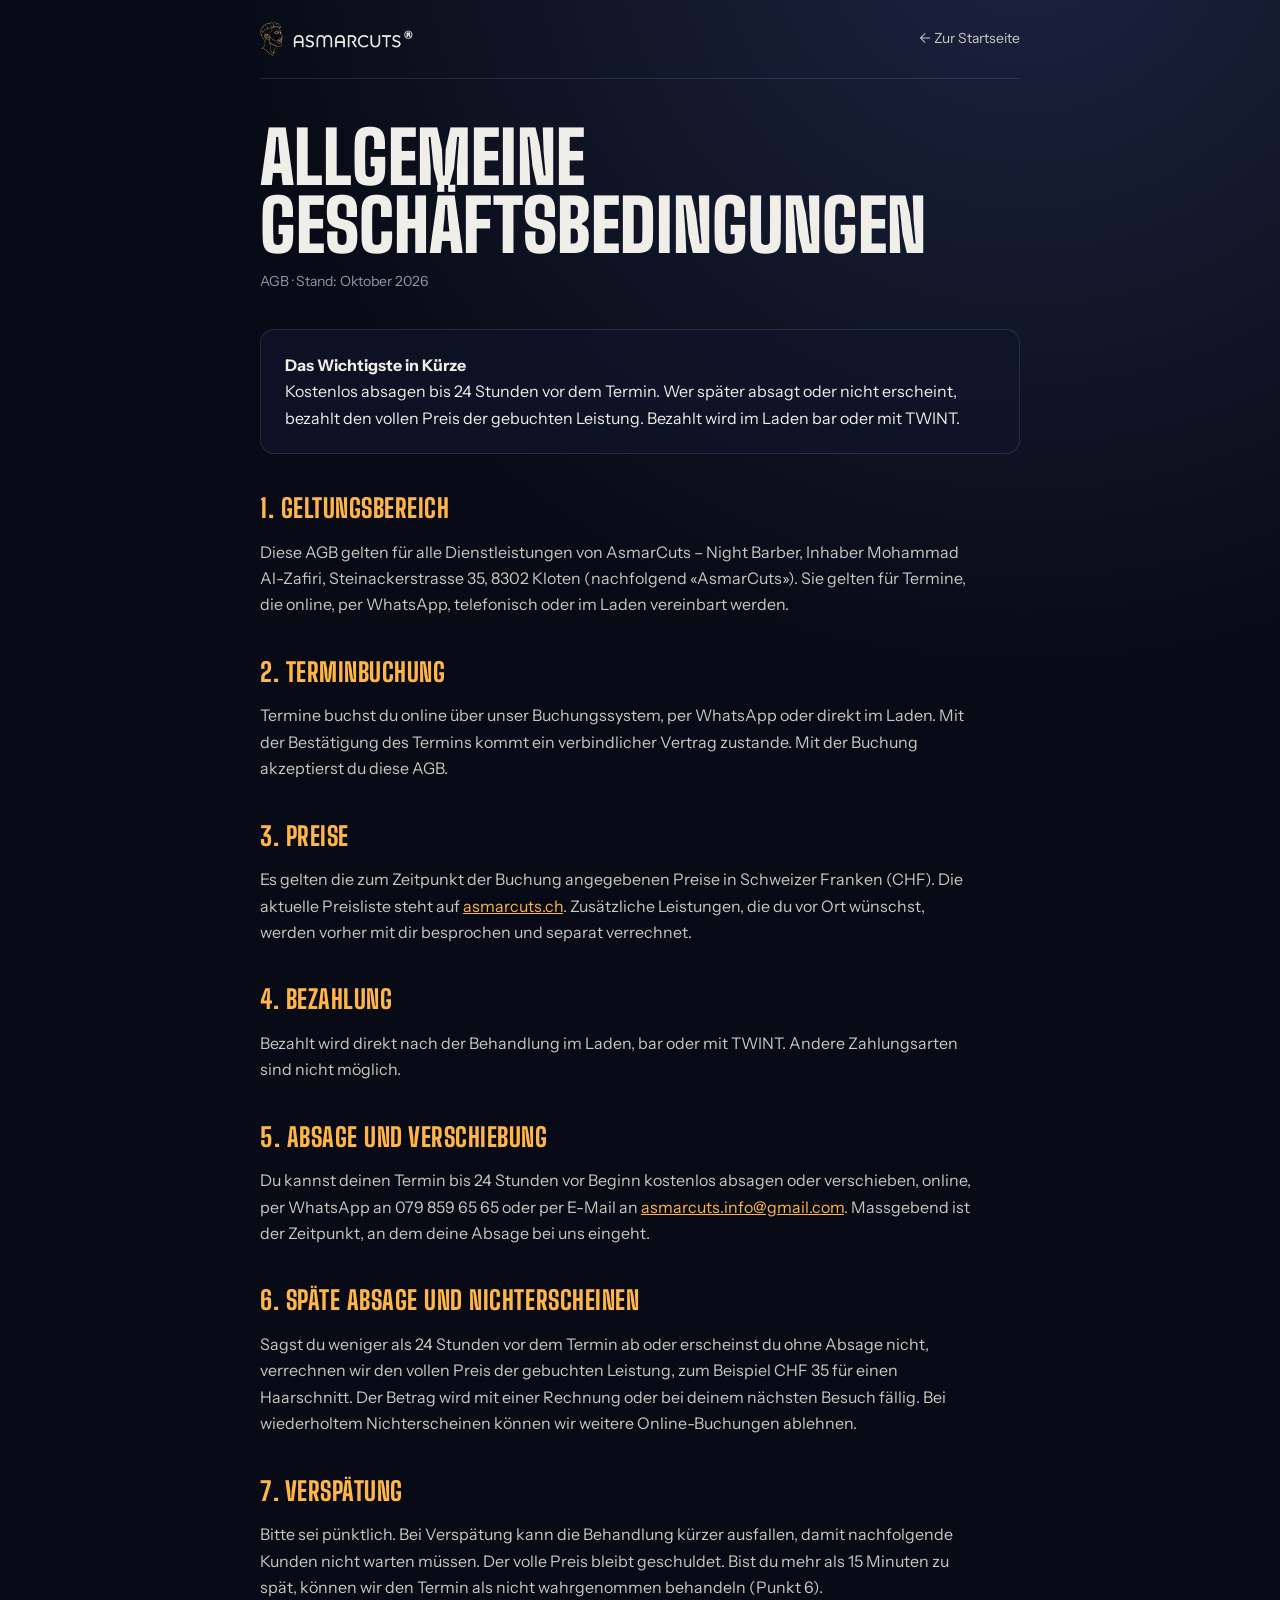
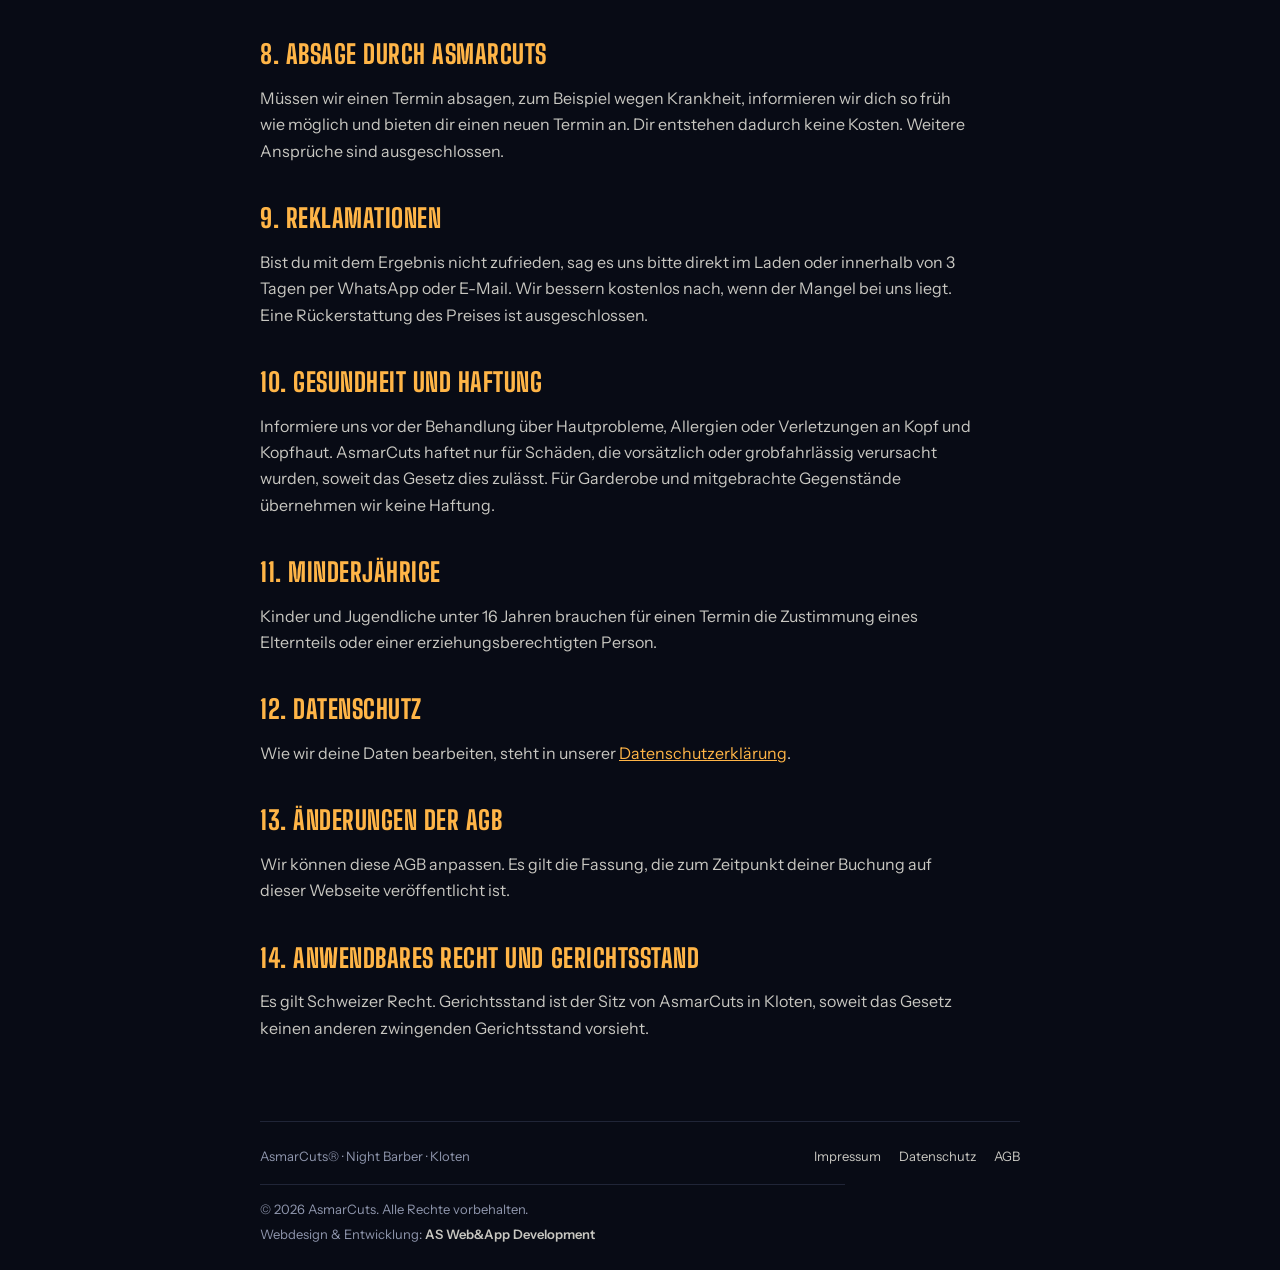
<file: agb.html>
<!doctype html>
<html lang="de-CH">
<head>
<meta charset="utf-8">
<meta name="viewport" content="width=device-width, initial-scale=1, viewport-fit=cover">
<meta name="robots" content="noindex">
<meta name="theme-color" content="#080b15">
<title>AGB · AsmarCuts</title>
<link rel="icon" href="logo-kopf.png" type="image/png">
<link rel="stylesheet" href="https://fonts.googleapis.com/css2?family=Big+Shoulders+Display:wght@800;900&family=Instrument+Sans:wght@400;600&display=swap">
<link rel="stylesheet" href="legal.css">
</head>
<body>
<div class="wrap">
  <header>
    <a class="brand" href="/" aria-label="AsmarCuts Startseite"><span class="mask m-head"></span><span class="mask m-word"></span></a>
    <a class="back" href="/">← Zur Startseite</a>
  </header>

  <main>
    <h1>Allgemeine Geschäfts&shy;bedingungen</h1>
    <p class="stand">AGB · Stand: Oktober 2026</p>

    <div class="card">
      <p><strong>Das Wichtigste in Kürze</strong><br>
      Kostenlos absagen bis 24 Stunden vor dem Termin. Wer später absagt oder nicht erscheint, bezahlt den vollen Preis der gebuchten Leistung. Bezahlt wird im Laden bar oder mit TWINT.</p>
    </div>

    <h2>1. Geltungsbereich</h2>
    <p>Diese AGB gelten für alle Dienstleistungen von AsmarCuts – Night Barber, Inhaber Mohammad Al-Zafiri, Steinackerstrasse 35, 8302 Kloten (nachfolgend «AsmarCuts»). Sie gelten für Termine, die online, per WhatsApp, telefonisch oder im Laden vereinbart werden.</p>

    <h2>2. Terminbuchung</h2>
    <p>Termine buchst du online über unser Buchungssystem, per WhatsApp oder direkt im Laden. Mit der Bestätigung des Termins kommt ein verbindlicher Vertrag zustande. Mit der Buchung akzeptierst du diese AGB.</p>

    <h2>3. Preise</h2>
    <p>Es gelten die zum Zeitpunkt der Buchung angegebenen Preise in Schweizer Franken (CHF). Die aktuelle Preisliste steht auf <a href="/#preis">asmarcuts.ch</a>. Zusätzliche Leistungen, die du vor Ort wünschst, werden vorher mit dir besprochen und separat verrechnet.</p>

    <h2>4. Bezahlung</h2>
    <p>Bezahlt wird direkt nach der Behandlung im Laden, bar oder mit TWINT. Andere Zahlungsarten sind nicht möglich.</p>

    <h2>5. Absage und Verschiebung</h2>
    <p>Du kannst deinen Termin bis 24 Stunden vor Beginn kostenlos absagen oder verschieben, online, per WhatsApp an 079 859 65 65 oder per E-Mail an <a href="mailto:asmarcuts.info@gmail.com">asmarcuts.info@gmail.com</a>. Massgebend ist der Zeitpunkt, an dem deine Absage bei uns eingeht.</p>

    <h2>6. Späte Absage und Nichterscheinen</h2>
    <p>Sagst du weniger als 24 Stunden vor dem Termin ab oder erscheinst du ohne Absage nicht, verrechnen wir den vollen Preis der gebuchten Leistung, zum Beispiel CHF 35 für einen Haarschnitt. Der Betrag wird mit einer Rechnung oder bei deinem nächsten Besuch fällig. Bei wiederholtem Nichterscheinen können wir weitere Online-Buchungen ablehnen.</p>

    <h2>7. Verspätung</h2>
    <p>Bitte sei pünktlich. Bei Verspätung kann die Behandlung kürzer ausfallen, damit nachfolgende Kunden nicht warten müssen. Der volle Preis bleibt geschuldet. Bist du mehr als 15 Minuten zu spät, können wir den Termin als nicht wahrgenommen behandeln (Punkt 6).</p>

    <h2>8. Absage durch AsmarCuts</h2>
    <p>Müssen wir einen Termin absagen, zum Beispiel wegen Krankheit, informieren wir dich so früh wie möglich und bieten dir einen neuen Termin an. Dir entstehen dadurch keine Kosten. Weitere Ansprüche sind ausgeschlossen.</p>

    <h2>9. Reklamationen</h2>
    <p>Bist du mit dem Ergebnis nicht zufrieden, sag es uns bitte direkt im Laden oder innerhalb von 3 Tagen per WhatsApp oder E-Mail. Wir bessern kostenlos nach, wenn der Mangel bei uns liegt. Eine Rückerstattung des Preises ist ausgeschlossen.</p>

    <h2>10. Gesundheit und Haftung</h2>
    <p>Informiere uns vor der Behandlung über Hautprobleme, Allergien oder Verletzungen an Kopf und Kopfhaut. AsmarCuts haftet nur für Schäden, die vorsätzlich oder grobfahrlässig verursacht wurden, soweit das Gesetz dies zulässt. Für Garderobe und mitgebrachte Gegenstände übernehmen wir keine Haftung.</p>

    <h2>11. Minderjährige</h2>
    <p>Kinder und Jugendliche unter 16 Jahren brauchen für einen Termin die Zustimmung eines Elternteils oder einer erziehungsberechtigten Person.</p>

    <h2>12. Datenschutz</h2>
    <p>Wie wir deine Daten bearbeiten, steht in unserer <a href="datenschutz.html">Datenschutzerklärung</a>.</p>

    <h2>13. Änderungen der AGB</h2>
    <p>Wir können diese AGB anpassen. Es gilt die Fassung, die zum Zeitpunkt deiner Buchung auf dieser Webseite veröffentlicht ist.</p>

    <h2>14. Anwendbares Recht und Gerichtsstand</h2>
    <p>Es gilt Schweizer Recht. Gerichtsstand ist der Sitz von AsmarCuts in Kloten, soweit das Gesetz keinen anderen zwingenden Gerichtsstand vorsieht.</p>
  </main>

  <footer>
    <span>AsmarCuts® · Night Barber · Kloten</span>
    <nav><a href="impressum.html">Impressum</a><a href="datenschutz.html">Datenschutz</a><a href="agb.html" aria-current="page">AGB</a></nav>
    <p class="credit"><span>© 2026 AsmarCuts. Alle Rechte vorbehalten.</span><span>Webdesign &amp; Entwicklung: <strong>AS Web&amp;App Development</strong></span></p>
  </footer>
</div>
</body>
</html>
</file>
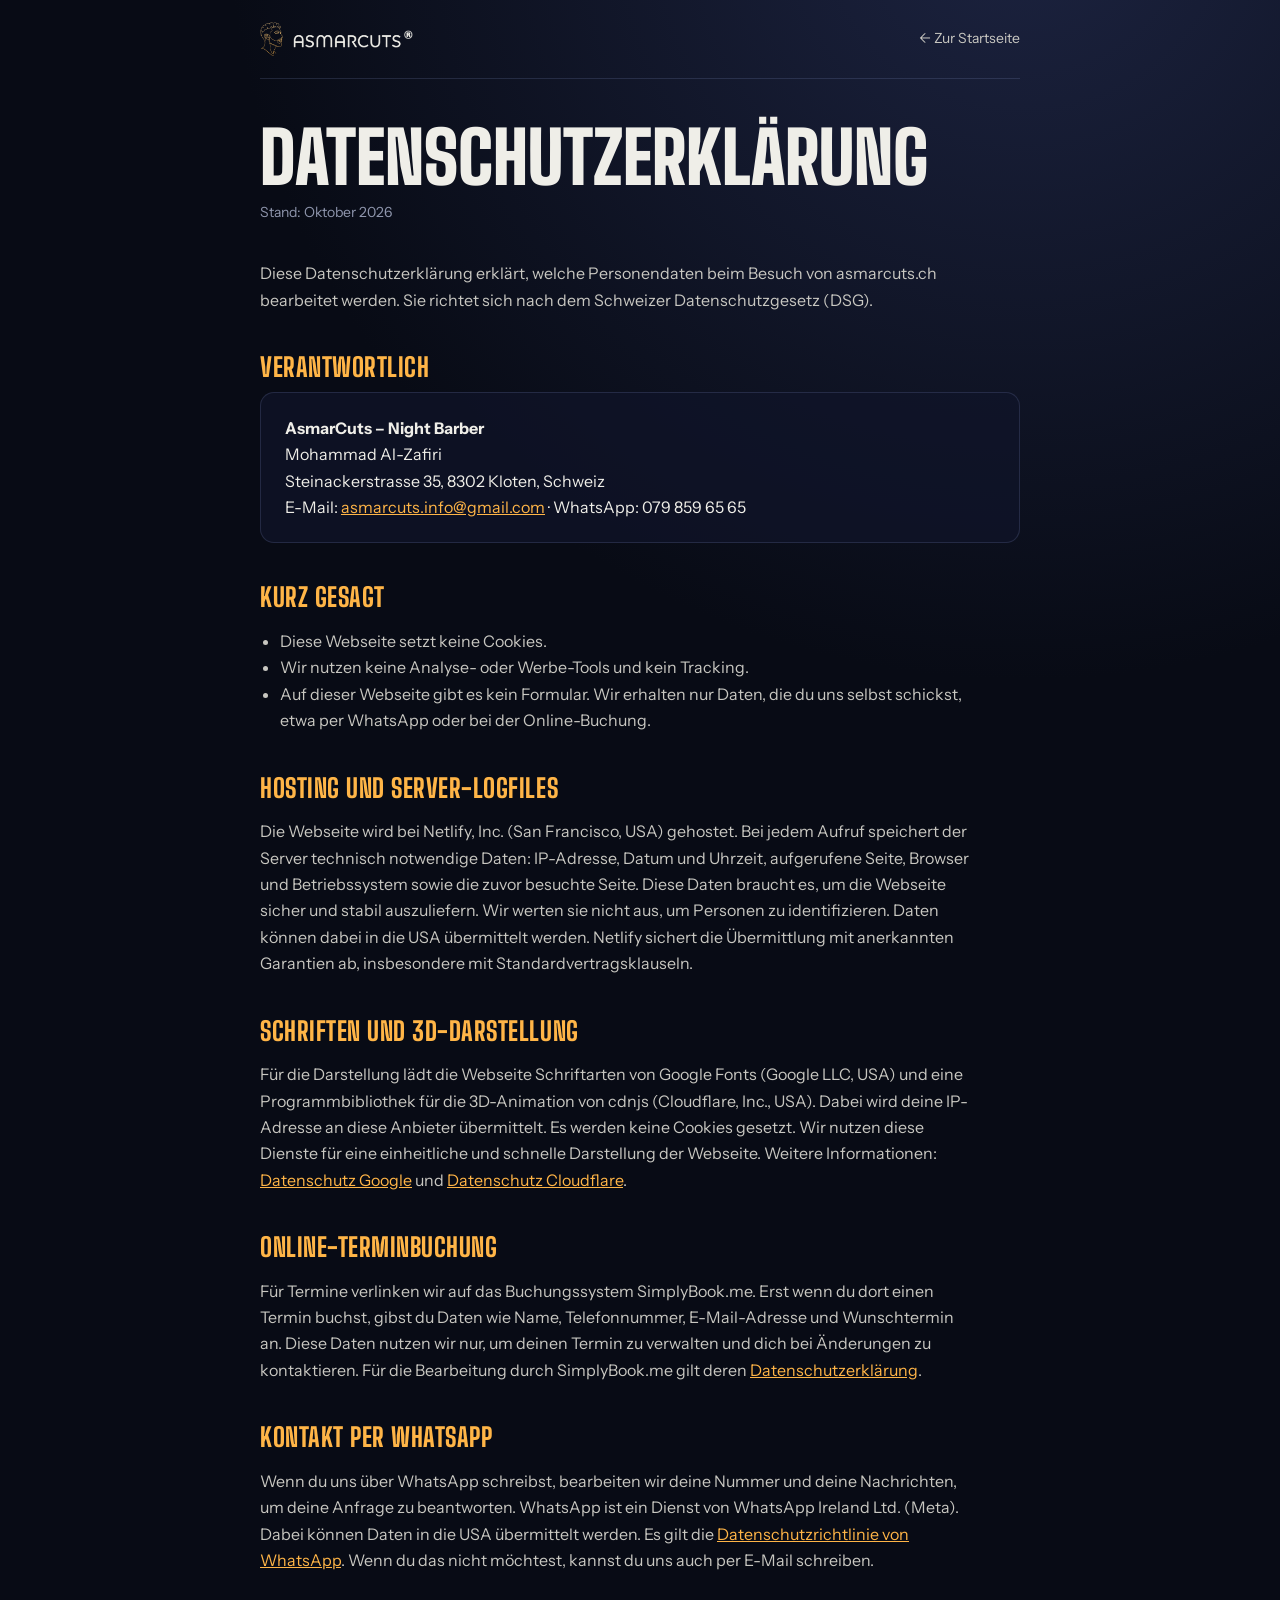
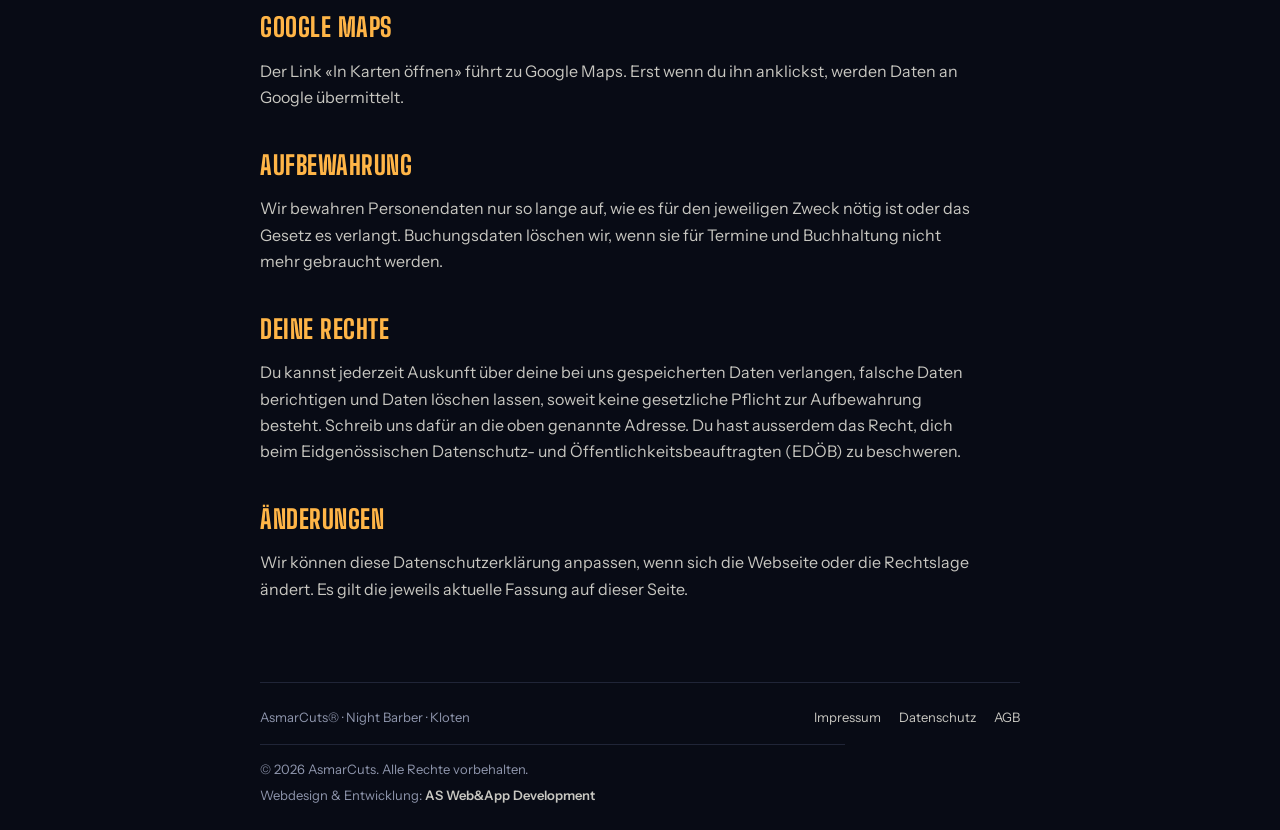
<file: datenschutz.html>
<!doctype html>
<html lang="de-CH">
<head>
<meta charset="utf-8">
<meta name="viewport" content="width=device-width, initial-scale=1, viewport-fit=cover">
<meta name="robots" content="noindex">
<meta name="theme-color" content="#080b15">
<title>Datenschutz · AsmarCuts</title>
<link rel="stylesheet" href="https://fonts.googleapis.com/css2?family=Big+Shoulders+Display:wght@800;900&family=Instrument+Sans:wght@400;600&display=swap">
<link rel="stylesheet" href="legal.css">
</head>
<body>
<div class="wrap">
  <header>
    <a class="brand" href="/" aria-label="AsmarCuts Startseite"><span class="mask m-head"></span><span class="mask m-word"></span></a>
    <a class="back" href="/">← Zur Startseite</a>
  </header>

  <main>
    <h1>Datenschutz&shy;erklärung</h1>
    <p class="stand">Stand: Oktober 2026</p>

    <p>Diese Datenschutzerklärung erklärt, welche Personendaten beim Besuch von asmarcuts.ch bearbeitet werden. Sie richtet sich nach dem Schweizer Datenschutzgesetz (DSG).</p>

    <h2>Verantwortlich</h2>
    <div class="card">
      <p><strong>AsmarCuts – Night Barber</strong><br>
      Mohammad Al-Zafiri<br>
      Steinackerstrasse 35, 8302 Kloten, Schweiz<br>
      E-Mail: <a href="mailto:asmarcuts.info@gmail.com">asmarcuts.info@gmail.com</a> · WhatsApp: 079 859 65 65</p>
    </div>

    <h2>Kurz gesagt</h2>
    <ul>
      <li>Diese Webseite setzt keine Cookies.</li>
      <li>Wir nutzen keine Analyse- oder Werbe-Tools und kein Tracking.</li>
      <li>Auf dieser Webseite gibt es kein Formular. Wir erhalten nur Daten, die du uns selbst schickst, etwa per WhatsApp oder bei der Online-Buchung.</li>
    </ul>

    <h2>Hosting und Server-Logfiles</h2>
    <p>Die Webseite wird bei Netlify, Inc. (San Francisco, USA) gehostet. Bei jedem Aufruf speichert der Server technisch notwendige Daten: IP-Adresse, Datum und Uhrzeit, aufgerufene Seite, Browser und Betriebssystem sowie die zuvor besuchte Seite. Diese Daten braucht es, um die Webseite sicher und stabil auszuliefern. Wir werten sie nicht aus, um Personen zu identifizieren. Daten können dabei in die USA übermittelt werden. Netlify sichert die Übermittlung mit anerkannten Garantien ab, insbesondere mit Standardvertragsklauseln.</p>

    <h2>Schriften und 3D-Darstellung</h2>
    <p>Für die Darstellung lädt die Webseite Schriftarten von Google Fonts (Google LLC, USA) und eine Programmbibliothek für die 3D-Animation von cdnjs (Cloudflare, Inc., USA). Dabei wird deine IP-Adresse an diese Anbieter übermittelt. Es werden keine Cookies gesetzt. Wir nutzen diese Dienste für eine einheitliche und schnelle Darstellung der Webseite. Weitere Informationen: <a href="https://policies.google.com/privacy" rel="noopener">Datenschutz Google</a> und <a href="https://www.cloudflare.com/privacypolicy/" rel="noopener">Datenschutz Cloudflare</a>.</p>

    <h2>Online-Terminbuchung</h2>
    <p>Für Termine verlinken wir auf das Buchungssystem SimplyBook.me. Erst wenn du dort einen Termin buchst, gibst du Daten wie Name, Telefonnummer, E-Mail-Adresse und Wunschtermin an. Diese Daten nutzen wir nur, um deinen Termin zu verwalten und dich bei Änderungen zu kontaktieren. Für die Bearbeitung durch SimplyBook.me gilt deren <a href="https://simplybook.me/en/policy" rel="noopener">Datenschutzerklärung</a>.</p>

    <h2>Kontakt per WhatsApp</h2>
    <p>Wenn du uns über WhatsApp schreibst, bearbeiten wir deine Nummer und deine Nachrichten, um deine Anfrage zu beantworten. WhatsApp ist ein Dienst von WhatsApp Ireland Ltd. (Meta). Dabei können Daten in die USA übermittelt werden. Es gilt die <a href="https://www.whatsapp.com/legal/privacy-policy-eea" rel="noopener">Datenschutzrichtlinie von WhatsApp</a>. Wenn du das nicht möchtest, kannst du uns auch per E-Mail schreiben.</p>

    <h2>Google Maps</h2>
    <p>Der Link «In Karten öffnen» führt zu Google Maps. Erst wenn du ihn anklickst, werden Daten an Google übermittelt.</p>

    <h2>Aufbewahrung</h2>
    <p>Wir bewahren Personendaten nur so lange auf, wie es für den jeweiligen Zweck nötig ist oder das Gesetz es verlangt. Buchungsdaten löschen wir, wenn sie für Termine und Buchhaltung nicht mehr gebraucht werden.</p>

    <h2>Deine Rechte</h2>
    <p>Du kannst jederzeit Auskunft über deine bei uns gespeicherten Daten verlangen, falsche Daten berichtigen und Daten löschen lassen, soweit keine gesetzliche Pflicht zur Aufbewahrung besteht. Schreib uns dafür an die oben genannte Adresse. Du hast ausserdem das Recht, dich beim Eidgenössischen Datenschutz- und Öffentlichkeitsbeauftragten (EDÖB) zu beschweren.</p>

    <h2>Änderungen</h2>
    <p>Wir können diese Datenschutzerklärung anpassen, wenn sich die Webseite oder die Rechtslage ändert. Es gilt die jeweils aktuelle Fassung auf dieser Seite.</p>
  </main>

  <footer>
    <span>AsmarCuts® · Night Barber · Kloten</span>
    <nav><a href="impressum.html">Impressum</a><a href="datenschutz.html" aria-current="page">Datenschutz</a><a href="agb.html">AGB</a></nav>
    <p class="credit"><span>© 2026 AsmarCuts. Alle Rechte vorbehalten.</span><span>Webdesign &amp; Entwicklung: <strong>AS Web&amp;App Development</strong></span></p>
  </footer>
</div>
</body>
</html>
</file>
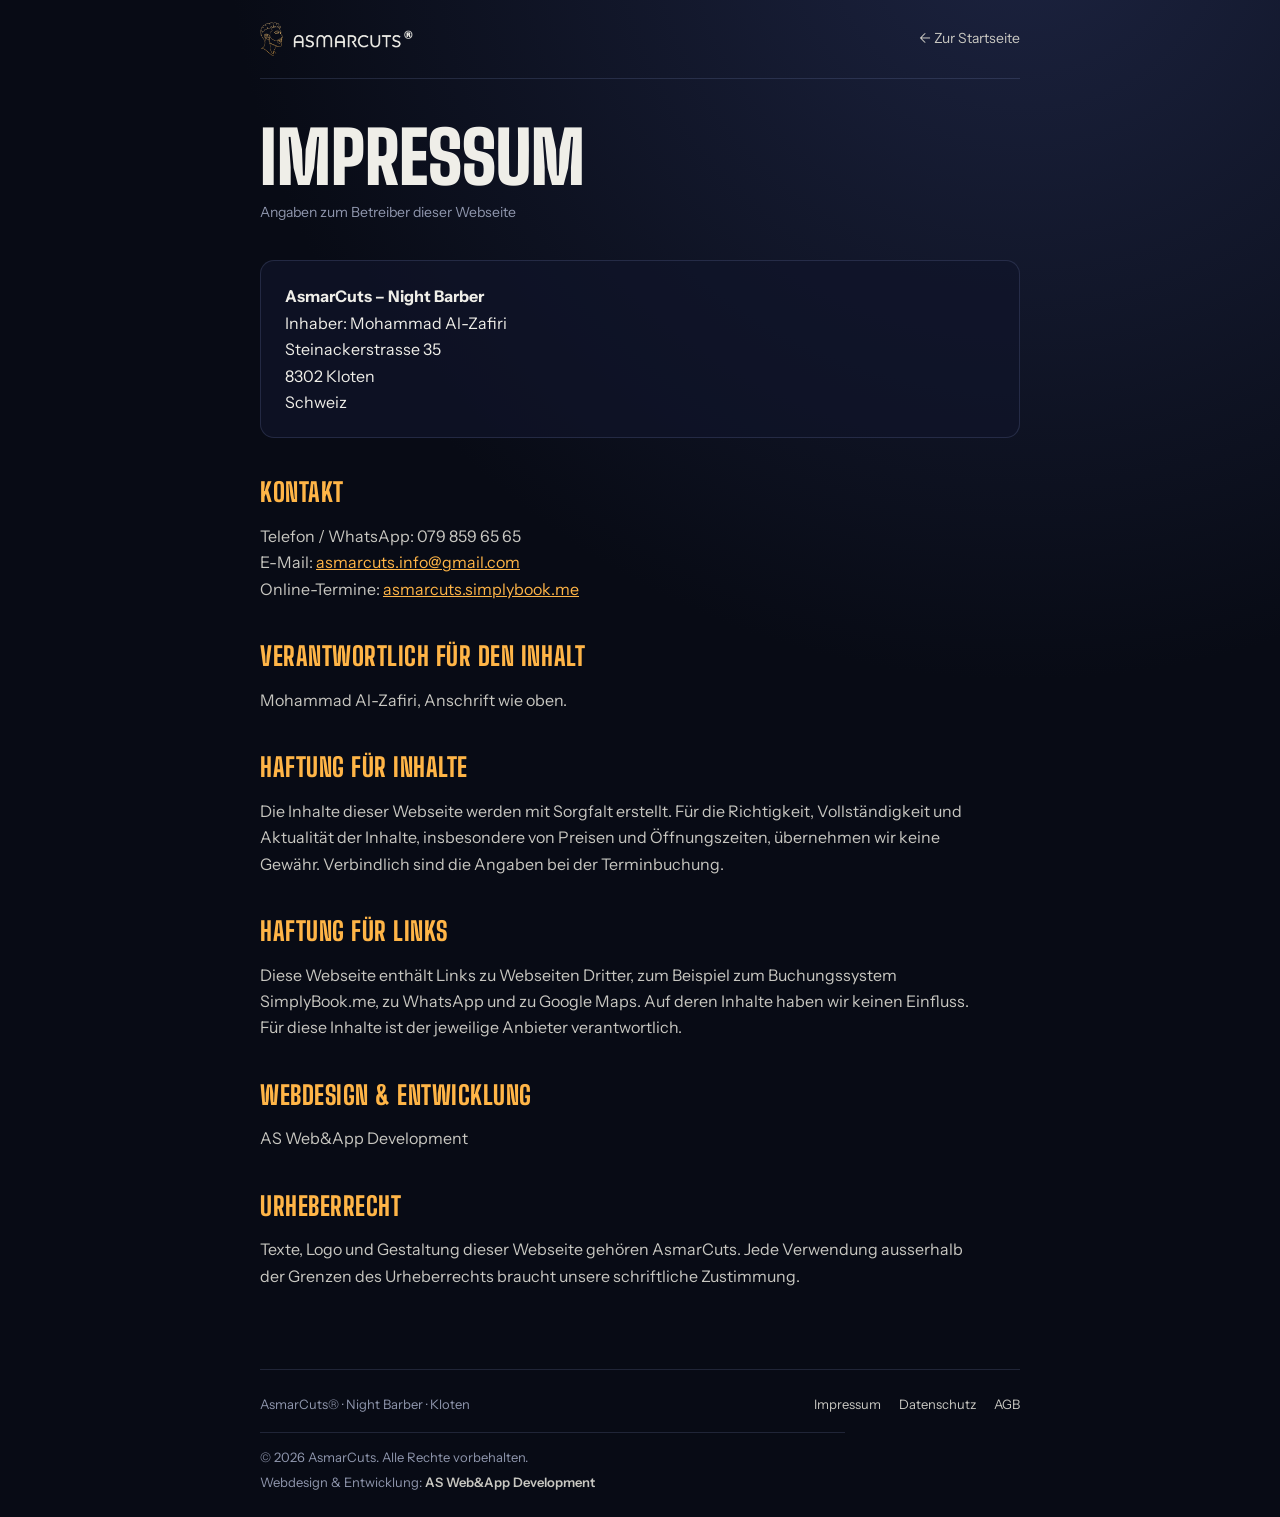
<file: impressum.html>
<!doctype html>
<html lang="de-CH">
<head>
<meta charset="utf-8">
<meta name="viewport" content="width=device-width, initial-scale=1, viewport-fit=cover">
<meta name="robots" content="noindex">
<meta name="theme-color" content="#080b15">
<title>Impressum · AsmarCuts</title>
<link rel="stylesheet" href="https://fonts.googleapis.com/css2?family=Big+Shoulders+Display:wght@800;900&family=Instrument+Sans:wght@400;600&display=swap">
<link rel="stylesheet" href="legal.css">
</head>
<body>
<div class="wrap">
  <header>
    <a class="brand" href="/" aria-label="AsmarCuts Startseite"><span class="mask m-head"></span><span class="mask m-word"></span></a>
    <a class="back" href="/">← Zur Startseite</a>
  </header>

  <main>
    <h1>Impressum</h1>
    <p class="stand">Angaben zum Betreiber dieser Webseite</p>

    <div class="card">
      <p><strong>AsmarCuts – Night Barber</strong><br>
      Inhaber: Mohammad Al-Zafiri<br>
      Steinackerstrasse 35<br>
      8302 Kloten<br>
      Schweiz</p>
    </div>

    <h2>Kontakt</h2>
    <p>Telefon / WhatsApp: 079 859 65 65<br>
    E-Mail: <a href="mailto:asmarcuts.info@gmail.com">asmarcuts.info@gmail.com</a><br>
    Online-Termine: <a href="https://asmarcuts.simplybook.me/v2/#book" rel="noopener">asmarcuts.simplybook.me</a></p>

    <h2>Verantwortlich für den Inhalt</h2>
    <p>Mohammad Al-Zafiri, Anschrift wie oben.</p>

    <h2>Haftung für Inhalte</h2>
    <p>Die Inhalte dieser Webseite werden mit Sorgfalt erstellt. Für die Richtigkeit, Vollständigkeit und Aktualität der Inhalte, insbesondere von Preisen und Öffnungszeiten, übernehmen wir keine Gewähr. Verbindlich sind die Angaben bei der Terminbuchung.</p>

    <h2>Haftung für Links</h2>
    <p>Diese Webseite enthält Links zu Webseiten Dritter, zum Beispiel zum Buchungssystem SimplyBook.me, zu WhatsApp und zu Google Maps. Auf deren Inhalte haben wir keinen Einfluss. Für diese Inhalte ist der jeweilige Anbieter verantwortlich.</p>

    <h2>Webdesign &amp; Entwicklung</h2>
    <p>AS Web&amp;App Development</p>

    <h2>Urheberrecht</h2>
    <p>Texte, Logo und Gestaltung dieser Webseite gehören AsmarCuts. Jede Verwendung ausserhalb der Grenzen des Urheberrechts braucht unsere schriftliche Zustimmung.</p>
  </main>

  <footer>
    <span>AsmarCuts® · Night Barber · Kloten</span>
    <nav><a href="impressum.html" aria-current="page">Impressum</a><a href="datenschutz.html">Datenschutz</a><a href="agb.html">AGB</a></nav>
    <p class="credit"><span>© 2026 AsmarCuts. Alle Rechte vorbehalten.</span><span>Webdesign &amp; Entwicklung: <strong>AS Web&amp;App Development</strong></span></p>
  </footer>
</div>
</body>
</html>
</file>
<file: legal.css>
:root{
  --night:#080b15;--night-2:#10152a;--line:rgba(140,155,210,.18);
  --text:#efeee8;--soft:#c8c7c1;--muted:#8f96ad;--sodium:#ffb547;
  --display:"Big Shoulders Display","Arial Narrow",Impact,sans-serif;
  --body:"Instrument Sans",system-ui,-apple-system,"Segoe UI",sans-serif;
  color-scheme:dark;
}
*{box-sizing:border-box}
html,body{margin:0}
body{background:radial-gradient(ellipse at 80% -10%,#1c2340 0%,var(--night) 55%) fixed,var(--night);color:var(--text);font-family:var(--body);font-size:16px;line-height:1.65;padding-inline:20px}
a{color:var(--sodium)}
:focus-visible{outline:2px solid var(--sodium);outline-offset:3px;border-radius:4px}
.wrap{max-width:760px;margin:0 auto}
header{display:flex;justify-content:space-between;align-items:center;gap:16px;padding-block:22px;border-bottom:1px solid var(--line)}
.brand{display:inline-flex;align-items:center;gap:10px;text-decoration:none}
.mask{display:block;-webkit-mask-repeat:no-repeat;mask-repeat:no-repeat;-webkit-mask-size:contain;mask-size:contain;-webkit-mask-position:center;mask-position:center}
.m-head{height:34px;aspect-ratio:678/1024;-webkit-mask-image:url(logo-kopf.png);mask-image:url(logo-kopf.png);background:linear-gradient(180deg,#ffd590,var(--sodium))}
.m-word{height:18px;aspect-ratio:900/135;-webkit-mask-image:url(logo-schriftzug.png);mask-image:url(logo-schriftzug.png);background:var(--text)}
.back{color:var(--soft);text-decoration:none;font-size:14px;white-space:nowrap}
.back:hover{color:var(--sodium)}
main{padding-block:44px 64px}
h1{font-family:var(--display);font-weight:900;text-transform:uppercase;font-size:clamp(44px,8vw,72px);line-height:.95;margin:0 0 10px;text-wrap:balance}
.stand{color:var(--muted);font-size:14px;margin:0 0 36px}
h2{font-family:var(--display);font-weight:800;text-transform:uppercase;letter-spacing:.02em;font-size:26px;line-height:1.1;margin:40px 0 10px;color:var(--sodium)}
p,li{color:var(--soft);max-width:65ch}
ul{padding-left:20px}
.card{background:rgba(16,21,42,.7);border:1px solid var(--line);border-radius:14px;padding:22px 24px}
.card p{margin:0;color:var(--text)}
footer{border-top:1px solid var(--line);padding-block:24px;color:var(--muted);font-size:13px;display:flex;justify-content:space-between;gap:12px;flex-wrap:wrap}
footer nav{display:flex;gap:18px}
footer a{color:var(--soft);text-decoration:none}
footer a:hover{color:var(--sodium)}
.credit{flex-basis:100%;margin:4px 0 0;padding-top:14px;border-top:1px solid var(--line);display:flex;flex-wrap:wrap;justify-content:space-between;gap:4px 16px;font-size:13px;color:var(--muted)}
.credit strong{color:var(--soft);font-weight:600}
@media (max-width:420px){.m-word{height:14px}}
</file>
